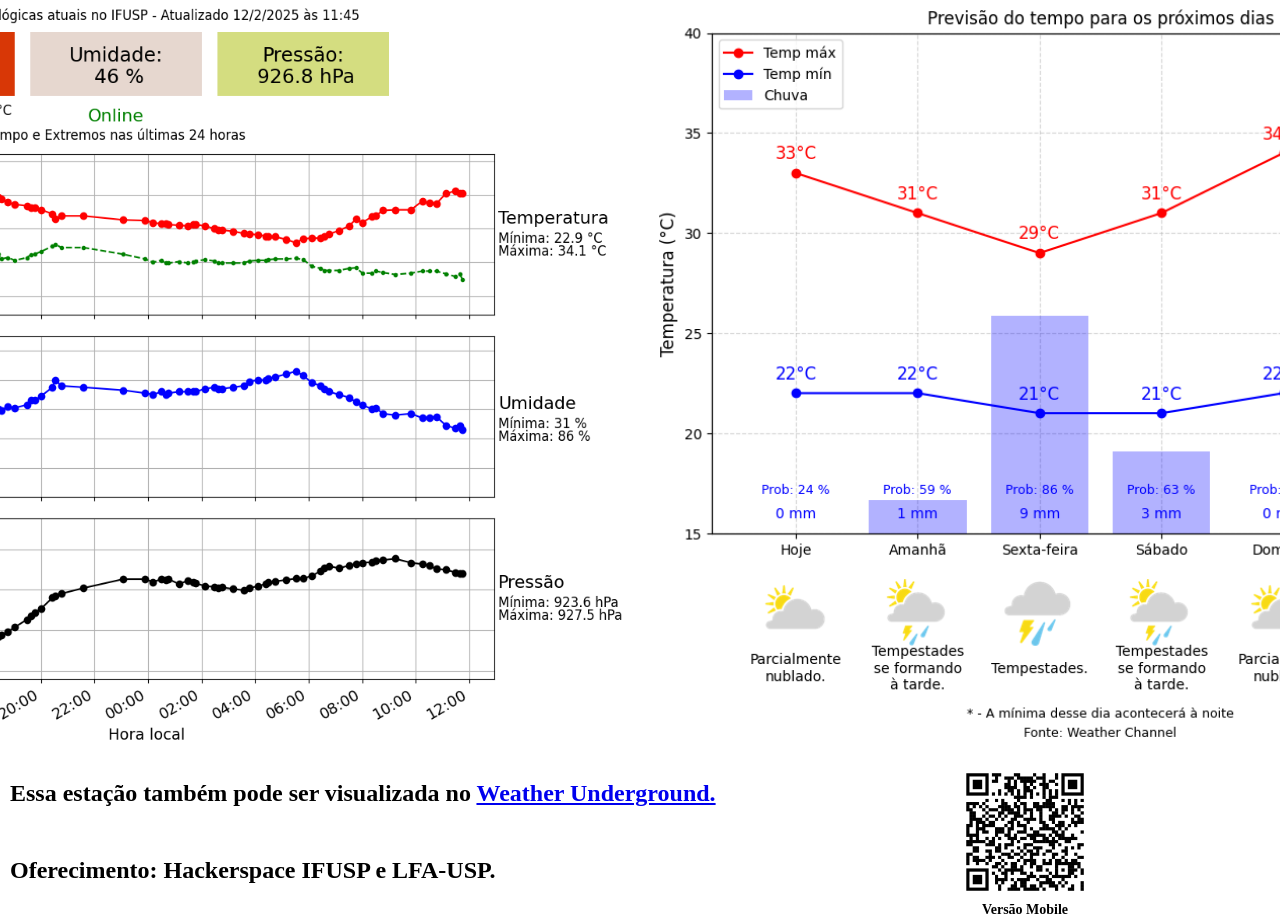
<file: index.html>
<!DOCTYPE html>
<html lang="pt-BR">
<head>
    <meta charset="UTF-8">
    <title>Gráfico do Tempo - IFUSP</title>
    <style>
        /* Definir o estilo do body para centralização */
        body {
            display: flex;
            align-items: center;
            justify-content: center;
            min-height: 100vh;
            margin: 0;
            flex-direction: column;
            text-align: center;
            position: relative;
        }

        /* Estilo para centralizar as imagens horizontalmente */
        .imagens-container {
            display: flex;
            justify-content: center;
            gap: 20px; /* Espaçamento entre as imagens */
        }

        img {
            width: 900px; /* Define a largura das imagens */
            height: auto; /* Mantém a proporção da imagem */
            display: block;
        }

        /* Adiciona mais espaço entre as imagens e o texto */
        .texto-final {
            margin-top: 30px; /* Ajuste este valor conforme necessário */
        }

        /* Estilo para alinhar o primeiro h2 à esquerda */
        .texto-final:first-of-type {
            text-align: left;
            width: 100%; /* Faz o elemento ocupar toda a largura disponível */
            padding-left: 20px; /* Opcional: ajuste de espaçamento da borda esquerda */
        }

        /* Contêiner para o oferecimento */
        .oferecimento-container {
            position: relative;
            width: 100%; /* Ocupa a largura total do contêiner */
            text-align: left;
            padding-left: 20px;
            margin-top: 10px;
        }

        /* Posicionamento do QR code à direita */
        .qr-code-container {
            position: absolute;
            right: 200px; /* Distância do lado direito */
            top: -70px;
            text-align: center; /* Centraliza o texto e imagem no contêiner */
        }

        /* Ajuste do tamanho do QR code */
        .qr-code {
            width: 130px; /* Define a largura do QR code */
            height: auto; /* Mantém a proporção */
            margin-bottom: 5px; /* Aproxima o h3 ao QR code */
        }

        /* Remover margens do h3 para ajustá-lo ao QR code */
        .qr-code-container h3 {
            margin: 0;
            font-size: 14px; /* Ajuste opcional do tamanho da fonte */
        }
    </style>
</head>
<body>
    <div class="imagens-container">
        <img src="graph.png" alt="Gráfico do Tempo Atual" class="imagem1">
        <img src="previsao.png" alt="Previsão do Tempo" class="imagem2">
    </div>
    <h2 class="texto-final">Essa estação também pode ser visualizada no <a href="https://www.wunderground.com/dashboard/pws/ISOPAU314">Weather Underground.</a></h2>
    
    <div class="oferecimento-container">
        <h2>Oferecimento: Hackerspace IFUSP e LFA-USP.</h2>
        <div class="qr-code-container">
            <img src="qrCodeEstacao.png" alt="QR Code Estação" class="qr-code">
            <h3>Versão Mobile</h3>
        </div>
    </div>
</body>
</html>
</file>
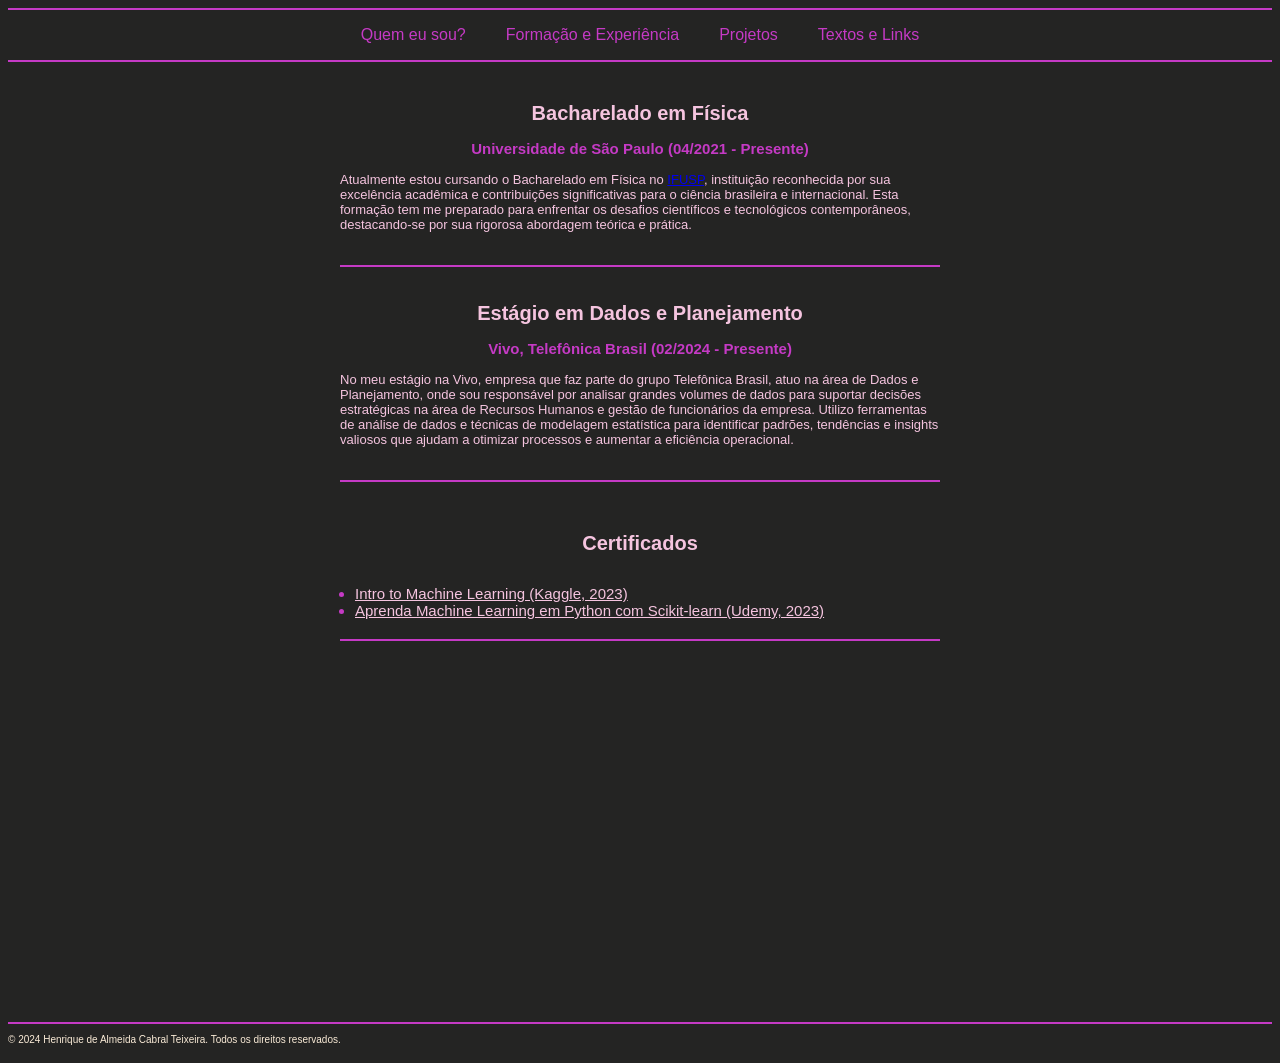
<file: formacao.html>
<!DOCTYPE html>
<html lang="en">
<head>
    <meta charset="UTF-8">
    <meta name="viewport" content="width=device-width, initial-scale=1.0">
    <title>Formação e Experiência</title>
    <link rel="icon" type="image/jpg" href="images/atomo.jpg">
    <link rel="stylesheet" href="assets/css/formacao.css" type="text/css">
</head>
<body>
    <hr>
    <nav class="topicos">
        <ul>
            <li><a href="index.html">Quem eu sou?</a></li>
            <li><a href="formacao.html">Formação e Experiência</a></li>
            <li><a href="projetos.html">Projetos</a></li>
            <li><a href="links.html">Textos e Links</a></li>
        </ul>
    </nav>           
    <hr>

    <div class="bachIFUSP">
        <h3> Bacharelado em Física</h3> 
        <h4> Universidade de São Paulo (04/2021 - Presente)</h4>
        <p>Atualmente estou cursando o Bacharelado em Física no <a href="http://portal.if.usp.br/ifusp/">IFUSP</a>, instituição reconhecida por sua excelência acadêmica e 
            contribuições significativas para o ciência brasileira e internacional.
             Esta formação tem me preparado para enfrentar os desafios científicos e tecnológicos contemporâneos, destacando-se por sua rigorosa abordagem teórica e prática.
        </p>
        <hr>
    </div>

    <div class="estagioVivo">
        <h3> Estágio em Dados e Planejamento</h3> 
        <h4>Vivo, Telefônica Brasil (02/2024 - Presente)</h4>
        <p>No meu estágio na Vivo, empresa que faz parte do grupo Telefônica Brasil, atuo na área de Dados e Planejamento, onde sou responsável por analisar grandes volumes 
            de dados para suportar decisões estratégicas na área de Recursos Humanos e gestão de funcionários da empresa. Utilizo ferramentas de análise de dados e técnicas de modelagem estatística 
            para identificar padrões, tendências e insights valiosos que ajudam a otimizar processos e aumentar a eficiência operacional. 

        </p>
        <hr>
    </div>

    <div class="certificados">
        <h3> Certificados</h3> 
        <ul>
            <li> <a href="assets/files/formacao/physicist155 - Intro to Machine Learning.png">Intro to Machine Learning (Kaggle, 2023)</a></li>
            <li> <a href="assets/files/formacao/UC-875a3e8a-b060-41b5-aeab-7eb0b59aed43.pdf">Aprenda Machine Learning em Python com Scikit-learn (Udemy, 2023)</a></li>
        </ul>
        <hr>
    </div>


    <div class="footer">
        <footer>
            <hr>
            <p>© 2024 Henrique de Almeida Cabral Teixeira. Todos os direitos reservados.</p>
        </footer>
        </div>   

</body>
</html>
</file>
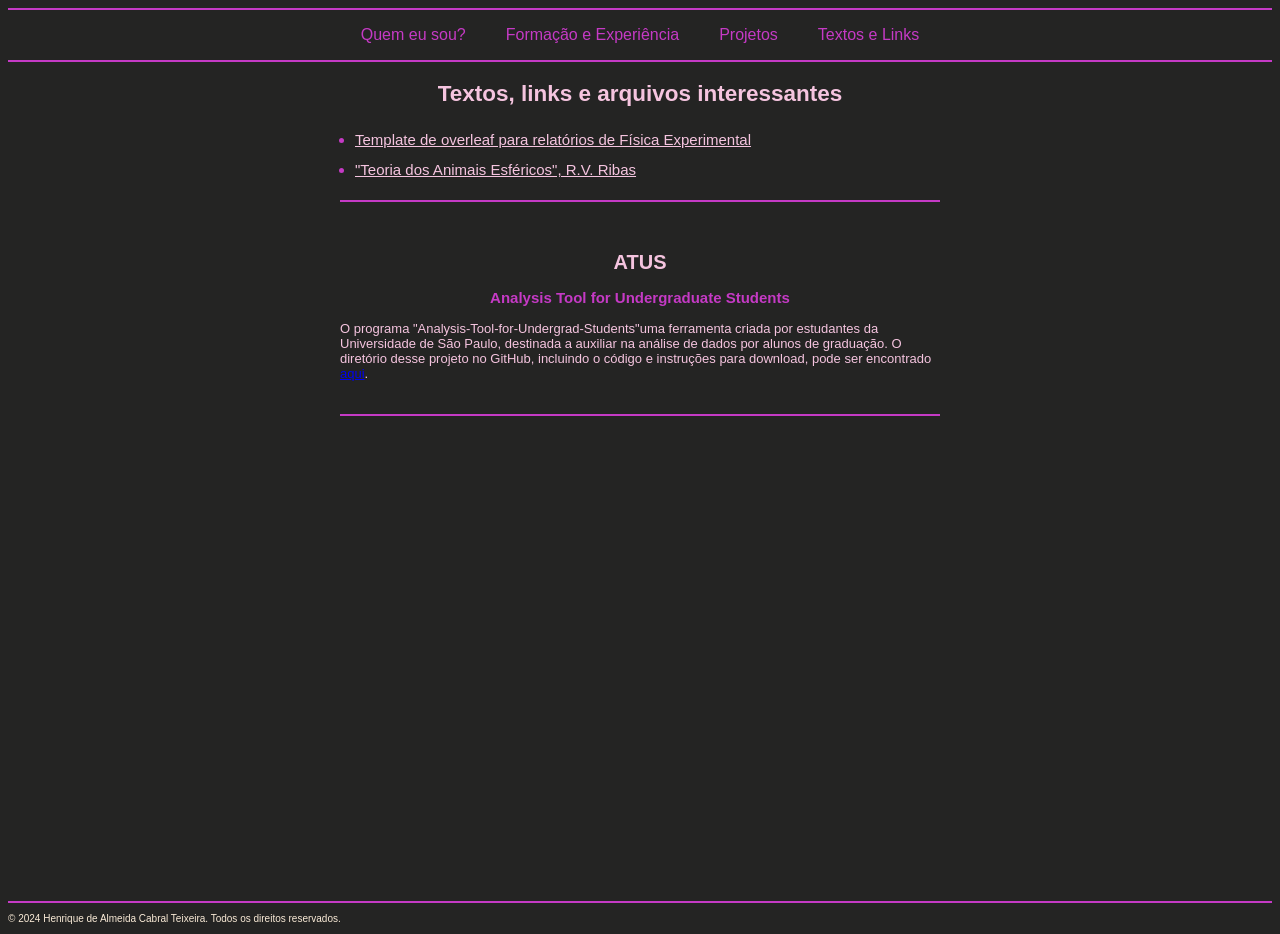
<file: links.html>
<!DOCTYPE html>
<html lang="en">
<head>
    <meta charset="UTF-8">
    <meta name="viewport" content="width=device-width, initial-scale=1.0">
    <title>Links</title>
    <link rel="icon" type="image/jpg" href="images/atomo.jpg">
    <link rel="stylesheet" href="assets/css/links.css">
</head>
<body>
    <hr>
    <nav class="topicos">
        <ul>
            <li><a href="index.html">Quem eu sou?</a></li>
            <li><a href="formacao.html">Formação e Experiência</a></li>
            <li><a href="projetos.html">Projetos</a></li>
            <li><a href="links.html">Textos e Links</a></li>
        </ul>
    </nav>           
    <hr>
        <!-- Seção Textos Interessantes -->
        <div class="textos">
            <h2>Textos, links e arquivos interessantes</h2>
            <ul>
                <li><a href="https://www.overleaf.com/latex/templates/lab-report-template-physics-11422/wzgkpwtytpcv">Template de overleaf para relatórios de Física Experimental</a></li>
                <li><a href="http://www.dfn.if.usp.br/%7Eribas/download/VacasEGalinhasEsfericas.pdf"> "Teoria dos Animais Esféricos", R.V. Ribas</a></li>
            </ul>
            <hr>
            <!-- Adicione mais conteúdo conforme necessário -->
        </div>
        

        <div class="atus">
            <h3> ATUS</h3> 
            <h4>Analysis Tool for Undergraduate Students</h4>
            <p>O programa "Analysis-Tool-for-Undergrad-Students"uma 
                ferramenta criada por estudantes da Universidade de São Paulo, destinada a auxiliar na análise de dados por alunos de graduação. O diretório desse projeto
                no GitHub, incluindo o código e instruções para download, pode ser encontrado <a href="https://github.com/HighEloDevs/Analysis-Tool-for-Undergrad-Students?tab=readme-ov-file">aqui</a>.
            </p>
            <hr>
    
        </div>
    <div class="footer">
        <footer>
            <hr>
            <p>© 2024 Henrique de Almeida Cabral Teixeira. Todos os direitos reservados.</p>
        </footer>
        </div>  
</body>
</html>
</file>
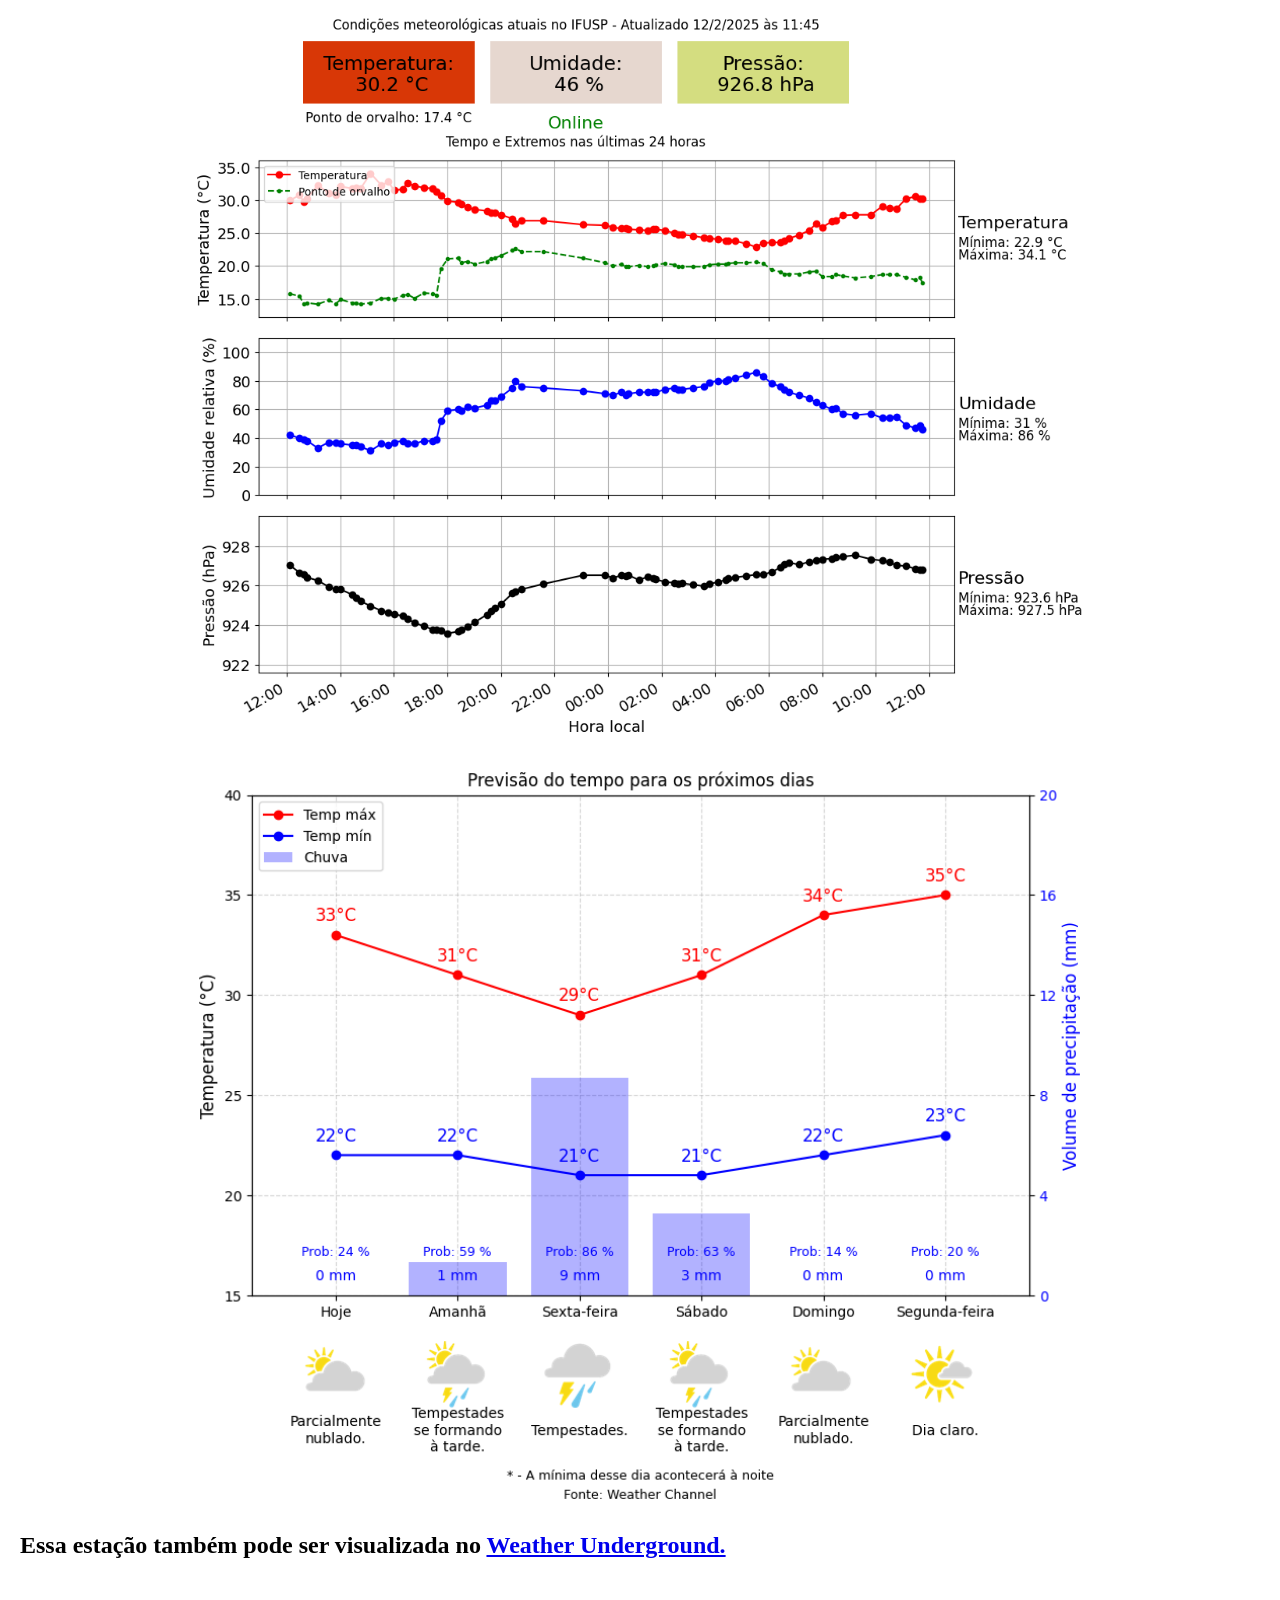
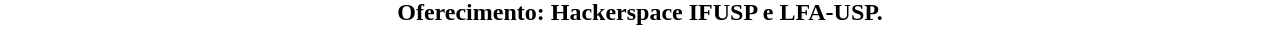
<file: mobile.html>
<!DOCTYPE html>
<html lang="pt-BR">
<head>
    <meta charset="UTF-8">
    <meta name="viewport" content="width=device-width, initial-scale=1.0"> <!-- Importante para ajustar a escala em dispositivos móveis -->
    <title>Gráfico do Tempo - IFUSP</title>
    <style>
        /* Definir o estilo do body para centralização */
        body {
            display: flex;
            align-items: center;
            justify-content: center;
            min-height: 100vh;
            margin: 0;
            flex-direction: column;
            text-align: center;
            padding: 10px;
        }

        /* Estilo para centralizar as imagens horizontalmente */
        .imagens-container {
            display: flex;
            justify-content: center;
            gap: 20px; /* Espaçamento entre as imagens */
            flex-wrap: wrap; /* Permite quebra de linha em telas menores */
        }

        img {
            width: 100%; /* Largura automática para melhor adaptação em telas menores */
            max-width: 900px; /* Limita a largura máxima das imagens */
            height: auto; /* Mantém a proporção da imagem */
            display: block;
        }

        /* Adiciona mais espaço entre as imagens e o texto */
        .texto-final {
            margin-top: 20px; /* Ajuste este valor conforme necessário */
        }

        /* Estilo para alinhar o primeiro h2 à esquerda */
        .texto-final:first-of-type {
            text-align: left;
            width: 100%; /* Faz o elemento ocupar toda a largura disponível */
            padding-left: 20px; /* Opcional: ajuste de espaçamento da borda esquerda */
        }

        /* Media query para telas pequenas (mobile) */
        @media (max-width: 600px) {
            .imagens-container {
                flex-direction: column; /* Coloca as imagens em uma coluna */
                gap: 10px; /* Reduz o espaçamento entre as imagens */
            }

            .texto-final {
                font-size: 1rem; /* Ajusta o tamanho da fonte para melhor leitura */
                padding: 0 10px; /* Espaço interno nas laterais para melhor visualização */
                text-align: center; /* Centraliza o texto para uma aparência mais consistente em dispositivos móveis */
            }
        }
    </style>
</head>
<body>
    <div class="imagens-container">
        <img src="graph.png" alt="Gráfico do Tempo Atual" class="imagem1">
        <img src="previsao.png" alt="Previsão do Tempo" class="imagem2">
    </div>
    <h2 class="texto-final">Essa estação também pode ser visualizada no <a href="https://www.wunderground.com/dashboard/pws/ISOPAU314">Weather Underground.</a></h2>
    <h2 class="texto-final">Oferecimento: Hackerspace IFUSP e LFA-USP.</h2>
</body>
</html>
</file>
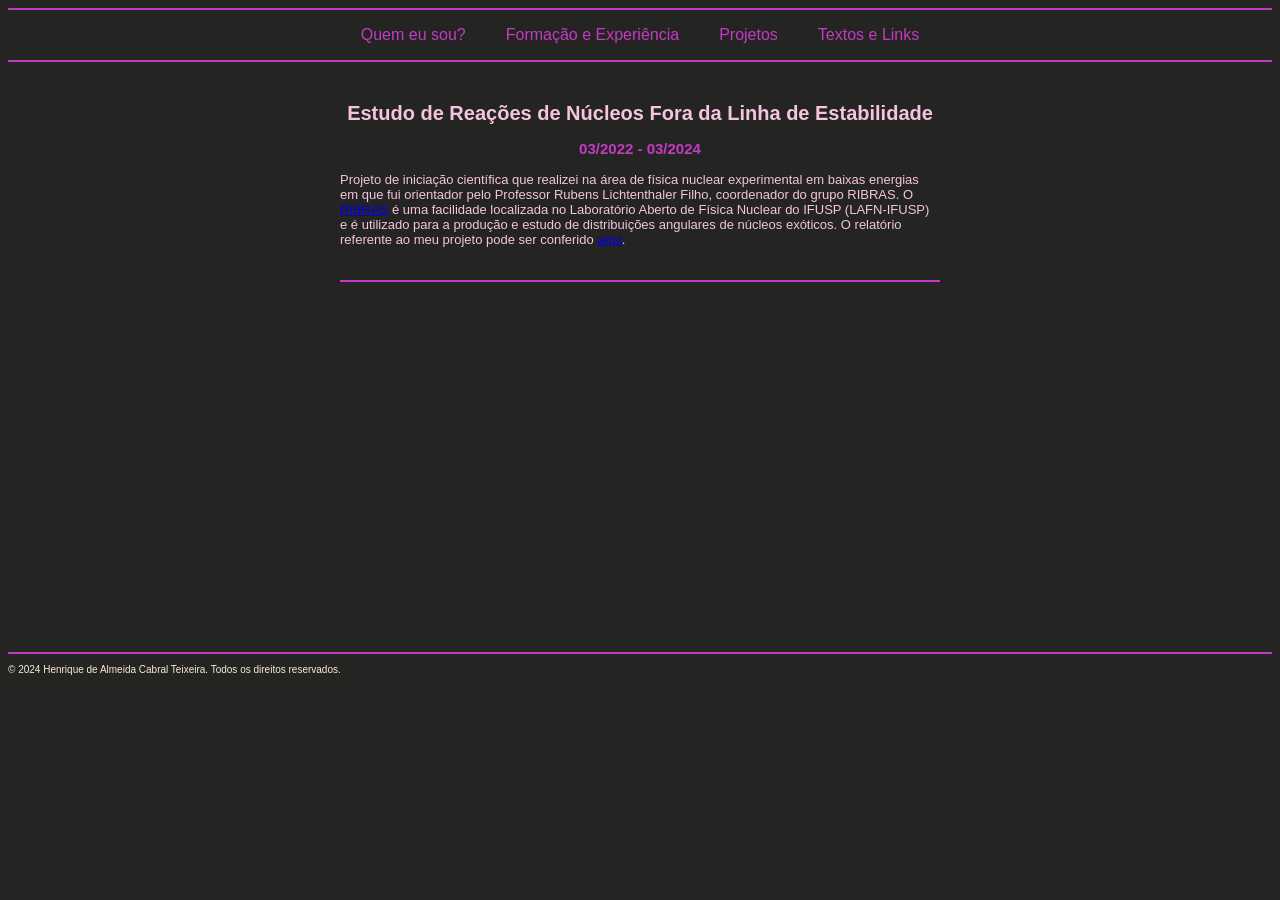
<file: projetos.html>
<!DOCTYPE html>
<html lang="en">
<head>
    <meta charset="UTF-8">
    <meta name="viewport" content="width=device-width, initial-scale=1.0">
    <title>Projetos</title>
    <link rel="icon" type="image/jpg" href="images/atomo.jpg">
    <link rel="stylesheet" href="assets/css/projetos.css" type="text/css">
</head>
<body>
    <hr>
    <nav class="topicos">
        <ul>
            <li><a href="index.html">Quem eu sou?</a></li>
            <li><a href="formacao.html">Formação e Experiência</a></li>
            <li><a href="projetos.html">Projetos</a></li>
            <li><a href="links.html">Textos e Links</a></li>
        </ul>
    </nav>           
    <hr>
    <div class="icRibras">
        <h3> Estudo de Reações de Núcleos Fora da Linha de Estabilidade</h3> 
        <h4>03/2022 - 03/2024</h4>
        <p>Projeto de iniciação científica que realizei na área de física nuclear experimental em baixas energias em que fui orientador pelo Professor Rubens Lichtenthaler
            Filho, coordenador do grupo RIBRAS. O <a href="http://portal.if.usp.br/fnc/pt-br/ribras">RIBRAS</a> é uma facilidade localizada no Laboratório Aberto de Física Nuclear do IFUSP (LAFN-IFUSP) e é utilizado para a produção
            e estudo de distribuições angulares de núcleos exóticos. O relatório referente ao meu projeto pode ser conferido <a href="assets/files/projetos/2022_23_Relatório_IC_Henrique_Teixeira___final.pdf">aqui</a>.
        </p>
        <hr>

    </div>

    
   <div class="footer">
    <footer>
        <hr>
        <p>© 2024 Henrique de Almeida Cabral Teixeira. Todos os direitos reservados.</p>
    </footer>
    </div>  

</body>
</html>
</file>
<file: assets/css/formacao.css>
html{
    background-color: #242423;
    font-family: Verdana, Geneva, Tahoma, sans-serif;
    color: rgb(245, 196, 223);

}
nav {
    display: flex;
    justify-content: center;
    width: 100%; /* Ocupa a largura total do elemento pai */
}


nav ul{
    display: inline-flex;
    justify-content: center;
    list-style: none;
    padding: 0;

}

nav ul li {
    margin: 0 20px; /* Reduz a margem horizontal */
}

nav ul li a {
    color: rgb(197, 58, 197); /* Cor padrão dos links */
    text-decoration: none; /* Opção para remover o sublinhado */
}

    
hr {
     border: none; /* Remove a borda padrão */
     height: 2px; /* Espessura da linha */
     background-color: rgb(197, 58, 197); /* Cor da linha, preto neste caso */
     margin: 0; /* Remove qualquer margem padrão para estender até as bordas da página */
    }


.bachIFUSP{
        width: 600px; 
        height: 300px; 
        margin-left: auto;
        margin-right: auto; 
        text-align: center;
        position: relative;
        top: 30px;
        font-size:20px;
        flex-direction: column;
        
    
    }
.bachIFUSP h3 {
        position: relative;
        top: -10px;
        font-size:20px;
        
        
    }
.bachIFUSP h4 {
        position: relative;
        top: -15px;
        font-size:15px;
        color: rgb(197, 58, 197);
    }
    
.bachIFUSP p {
        position: relative;
        top: -20px;
        font-size:13px;
        text-decoration:  rgb(197, 58, 197);
        text-align: left;
    }
        
  


.estagioVivo{
        width: 600px; 
        height: 300px; 
        margin-left: auto;
        margin-right: auto; 
        text-align: center;
        position: relative;
        top: -90px;
        bottom: 30px;
        font-size:20px;
    
    }
.estagioVivo h3 {
        position: relative;
        top: -10px;
        font-size:20px;
        
        
    }
.estagioVivo h4 {
        position: relative;
        top: -15px;
        font-size:15px;
        color: rgb(197, 58, 197);
    }
    
.estagioVivo p {
        position: relative;
        top: -20px;
        font-size:13px;
        text-decoration:  rgb(197, 58, 197);
        text-align: left;
    }

.certificados{
        width: 600px; 
        height: 300px; 
        margin-left: auto;
        margin-right: auto; 
        text-align: center;
        position: relative;
        top: -180px;
        font-size:20px;
    
    } 
.certificados h3 {
        position: relative;
        top: -10px;
        font-size:20px;
        
        
    }   
.certificados ul{
       text-align: left;
       padding-left: 2.5%;
    
    }     

.certificados li{
    position: relative;
    color: rgb(197, 58, 197);
    text-decoration: rgb(245, 196, 223);
    font-size: 15px;

    text-align: left;

} 
.certificados a{
    position: relative;
    color: rgb(245, 196, 223);
    text-decoration: rgb(245, 196, 223);
    font-size: 15px;
    text-align: left;
    text-decoration: underline;

}       
.footer{
        color: antiquewhite;
        font-size: 10px;
        position: relative;
        top: 0px; /* Ajuste o valor para mover a div para baixo */
        display: flex;
        flex-direction: column;
        justify-content: space-between;
    }
</file>
<file: assets/css/links.css>
html{
    background-color: #242423;
    font-family: Verdana, Geneva, Tahoma, sans-serif;
    color: rgb(245, 196, 223);

}
nav {
    display: flex;
    justify-content: center;
    width: 100%; /* Ocupa a largura total do elemento pai */
}


nav ul{
    display: inline-flex;
    justify-content: center;
    list-style: none;
    padding: 0;

}

nav ul li {
    margin: 0 20px; /* Reduz a margem horizontal */
}

nav ul li a {
    color: rgb(197, 58, 197); /* Cor padrão dos links */
    text-decoration: none; /* Opção para remover o sublinhado */
}

    
hr {
     border: none; /* Remove a borda padrão */
     height: 2px; /* Espessura da linha */
     background-color: rgb(197, 58, 197); /* Cor da linha, preto neste caso */
     margin: 0; /* Remove qualquer margem padrão para estender até as bordas da página */
    }

  
.textos{
        width: 600px; 
        height: 300px; 
        margin-left: auto;
        margin-right: auto; 
        text-align: center;
        position: relative;
        top: 0px;
        font-size:15px;
    
    } 
  
.textos ul{
       text-align: left;
       padding-left: 2.5%;
    
    }     

.textos li{
    position: relative;
    color: rgb(197, 58, 197);
    text-decoration: rgb(245, 196, 223);
    font-size: 15px;
    line-height: 2;
    text-align: left;

} 
.textos a{
    position: relative;
    color: rgb(245, 196, 223);
    text-decoration: rgb(245, 196, 223);
    font-size: 15px;
    text-align: left;
    text-decoration: underline;

}       


.atus{
    width: 600px; 
    height: 300px; 
    margin-left: auto;
    margin-right: auto; 
    text-align: center;
    position: relative;
    top: -140px;
    font-size:20px;

}
.atus h3 {
    position: relative;
    top: -10px;
    font-size:20px;
    
    
}
.atus h4 {
    position: relative;
    top: -15px;
    font-size:15px;
    color: rgb(197, 58, 197);
}

.atus p {
    position: relative;
    top: -20px;
    font-size:13px;
    text-decoration:  rgb(197, 58, 197);
    text-align: left;
}




.footer{
    color: antiquewhite;
    font-size: 10px;
    position: relative;
    top: 200px; /* Ajuste o valor para mover a div para baixo */
    display: flex;
    flex-direction: column;
    justify-content: space-between;
}
</file>
<file: assets/css/projetos.css>
html{
    background-color: #242423;
    font-family: Verdana, Geneva, Tahoma, sans-serif;
    color: rgb(245, 196, 223);

}
nav {
    display: flex;
    justify-content: center;
    width: 100%; /* Ocupa a largura total do elemento pai */
}


nav ul{
    display: inline-flex;
    justify-content: center;
    list-style: none;
    padding: 0;

}

nav ul li {
    margin: 0 20px; /* Reduz a margem horizontal */
}

nav ul li a {
    color: rgb(197, 58, 197); /* Cor padrão dos links */
    text-decoration: none; /* Opção para remover o sublinhado */
}

    
hr {
     border: none; /* Remove a borda padrão */
     height: 2px; /* Espessura da linha */
     background-color: rgb(197, 58, 197); /* Cor da linha, preto neste caso */
     margin: 0; /* Remove qualquer margem padrão para estender até as bordas da página */
    }

  


.icRibras{
    width: 600px; 
    height: 300px; 
    margin-left: auto;
    margin-right: auto; 
    text-align: center;
    position: relative;
    top: 30px;
    font-size:20px;

}
.icRibras h3 {
    position: relative;
    top: -10px;
    font-size:20px;
    
    
}
.icRibras h4 {
    position: relative;
    top: -15px;
    font-size:15px;
    color: rgb(197, 58, 197);
}

.icRibras p {
    position: relative;
    top: -20px;
    font-size:13px;
    text-decoration:  rgb(197, 58, 197);
    text-align: left;
}

.footer{
    color: antiquewhite;
    font-size: 10px;
    position: relative;
    top: 270px; /* Ajuste o valor para mover a div para baixo */
    display: flex;
    flex-direction: column;
    justify-content: space-between;
}
</file>
